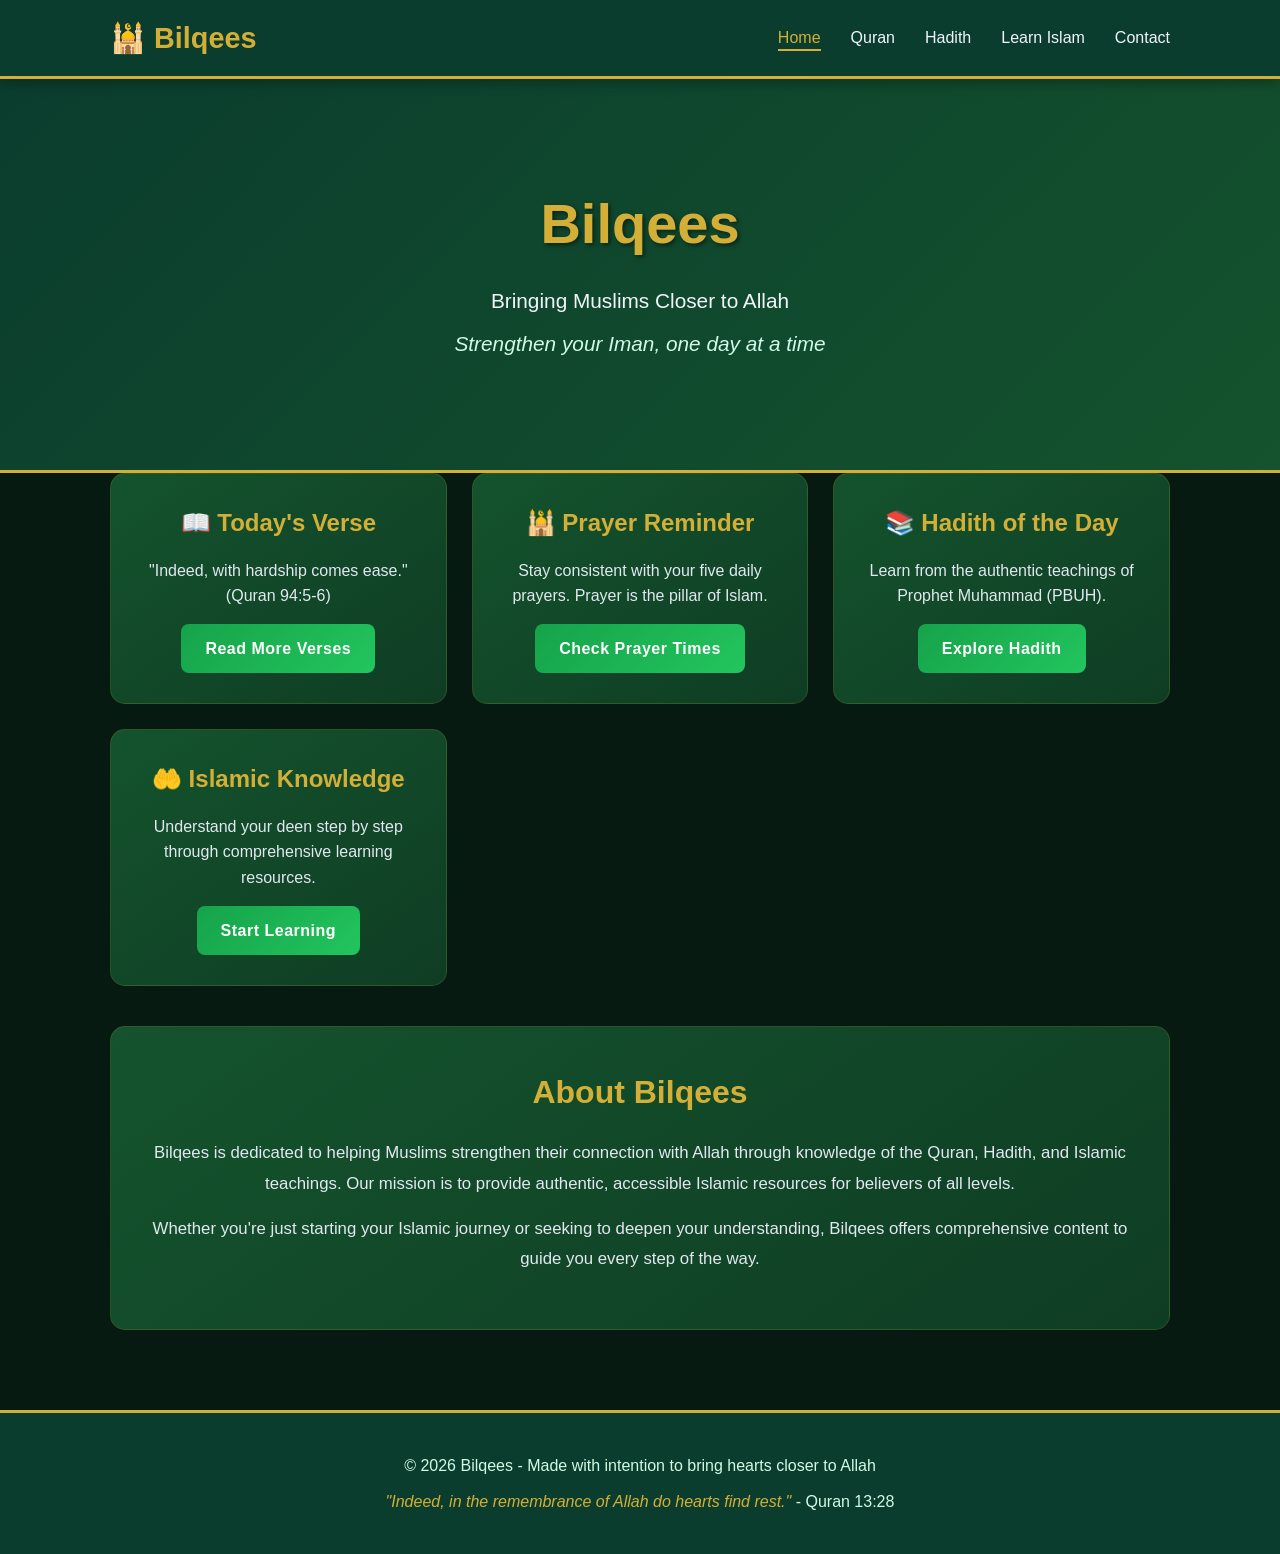
<file: index.html>
<!DOCTYPE html>
<html lang="en">
<head>
    <meta charset="UTF-8">
    <meta name="viewport" content="width=device-width, initial-scale=1.0">
    <title>Bilqees - Closer to Allah</title>
    <link rel="stylesheet" href="style.css">
</head>
<body>

<nav class="navbar">
    <div class="container">
        <div class="logo">🕌 Bilqees</div>
        <ul class="nav-links">
            <li><a href="index.html" class="active">Home</a></li>
            <li><a href="quran.html">Quran</a></li>
            <li><a href="hadith.html">Hadith</a></li>
            <li><a href="learning.html">Learn Islam</a></li>
            <li><a href="contact.html">Contact</a></li>
        </ul>
    </div>
</nav>

<header class="hero">
    <h1>Bilqees</h1>
    <p>Bringing Muslims Closer to Allah</p>
    <p class="tagline">Strengthen your Iman, one day at a time</p>
</header>

<main class="container">

    <section class="features">
        <div class="card">
            <h2>📖 Today's Verse</h2>
            <p>"Indeed, with hardship comes ease." (Quran 94:5-6)</p>
            <a href="quran.html" class="btn">Read More Verses</a>
        </div>

        <div class="card">
            <h2>🕌 Prayer Reminder</h2>
            <p>Stay consistent with your five daily prayers. Prayer is the pillar of Islam.</p>
            <a href="javascript:void(0)" class="btn" onclick="alert('Prayer times feature coming soon!')">Check Prayer Times</a>
        </div>

        <div class="card">
            <h2>📚 Hadith of the Day</h2>
            <p>Learn from the authentic teachings of Prophet Muhammad (PBUH).</p>
            <a href="hadith.html" class="btn">Explore Hadith</a>
        </div>

        <div class="card">
            <h2>🤲 Islamic Knowledge</h2>
            <p>Understand your deen step by step through comprehensive learning resources.</p>
            <a href="learning.html" class="btn">Start Learning</a>
        </div>
    </section>

    <section class="about">
        <h2>About Bilqees</h2>
        <p>Bilqees is dedicated to helping Muslims strengthen their connection with Allah through knowledge of the Quran, Hadith, and Islamic teachings. Our mission is to provide authentic, accessible Islamic resources for believers of all levels.</p>
        <p>Whether you're just starting your Islamic journey or seeking to deepen your understanding, Bilqees offers comprehensive content to guide you every step of the way.</p>
    </section>

</main>

<footer>
    <p>&copy; 2026 Bilqees - Made with intention to bring hearts closer to Allah</p>
    <p><em>"Indeed, in the remembrance of Allah do hearts find rest."</em> - Quran 13:28</p>
</footer>

</body>
</html>
</file>
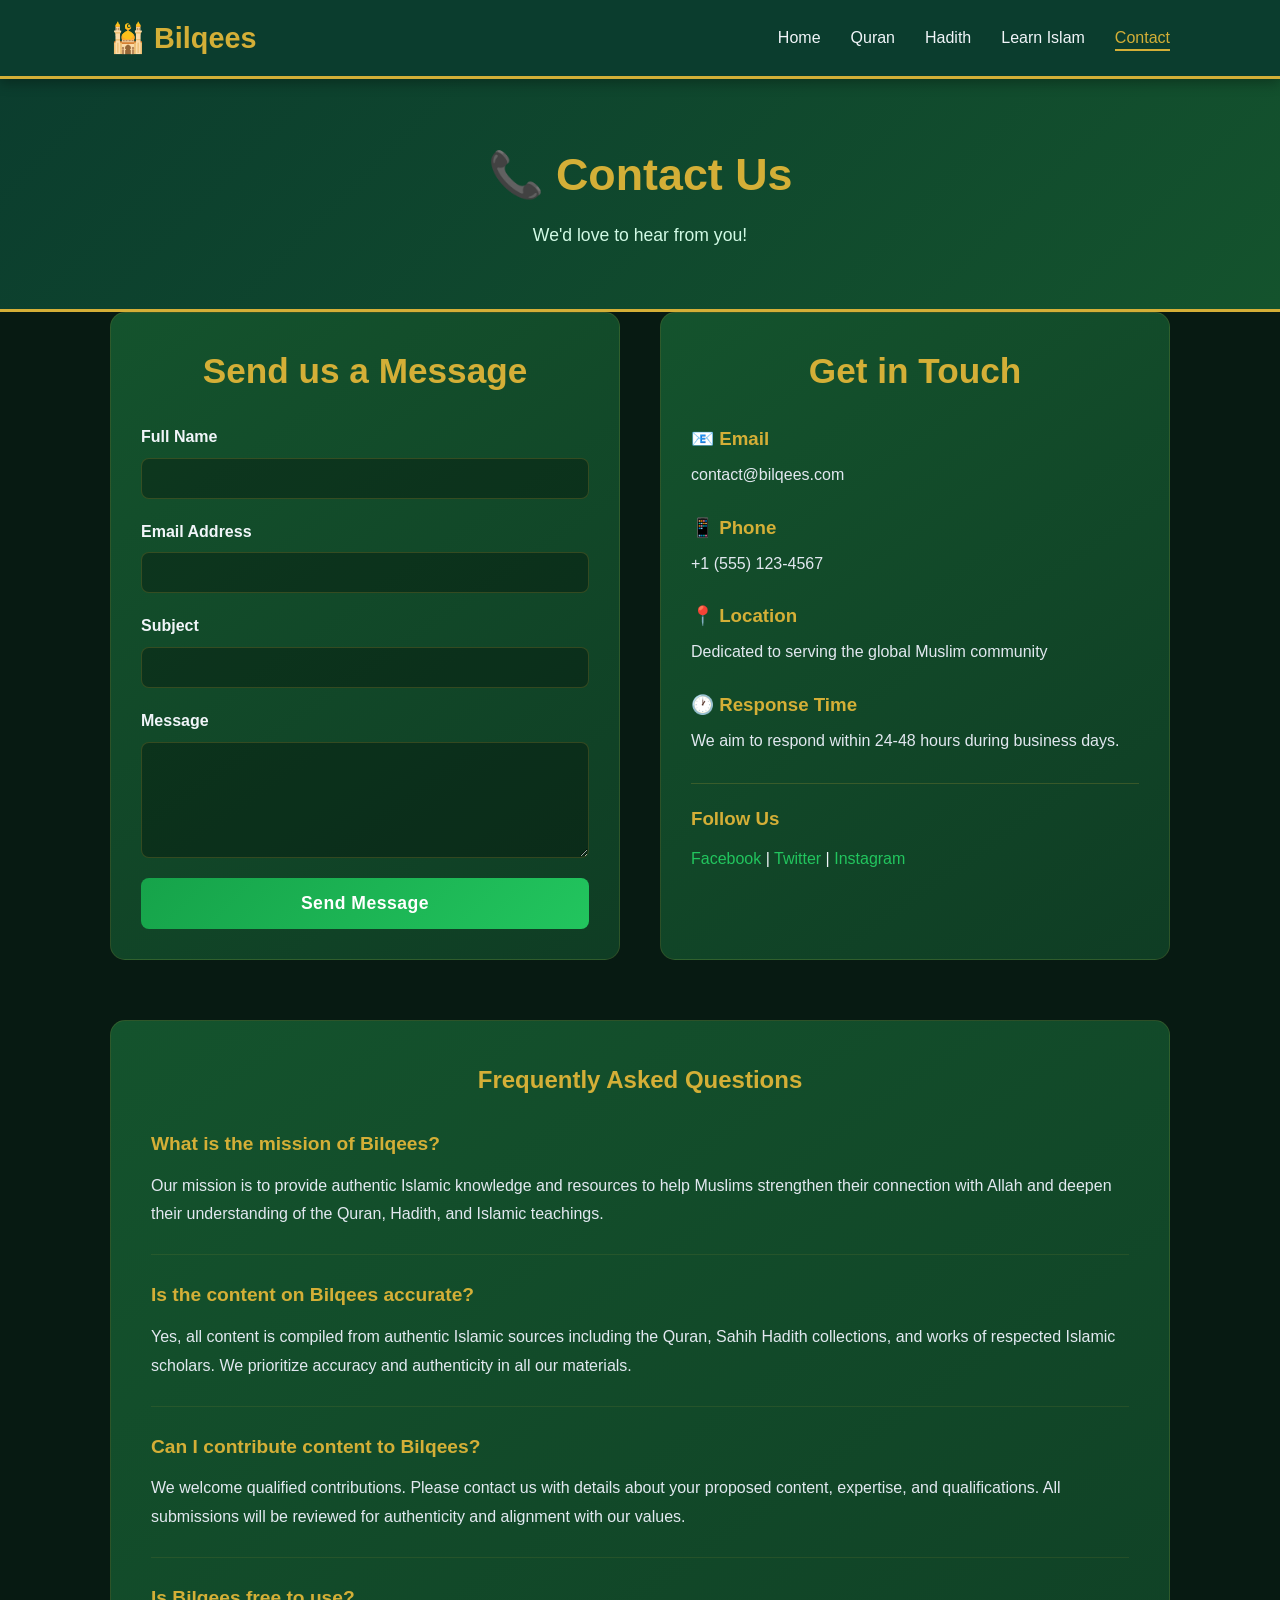
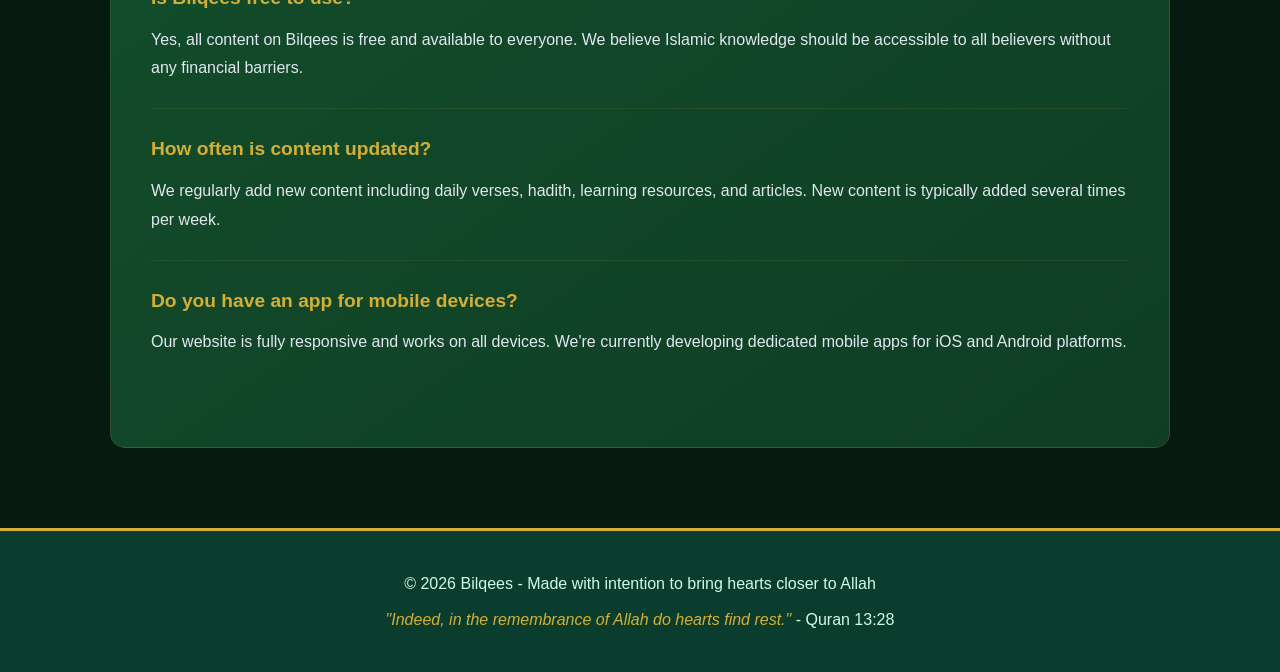
<file: contact.html>
<!DOCTYPE html>
<html lang="en">
<head>
    <meta charset="UTF-8">
    <meta name="viewport" content="width=device-width, initial-scale=1.0">
    <title>Contact - Bilqees</title>
    <link rel="stylesheet" href="style.css">
</head>
<body>

<nav class="navbar">
    <div class="container">
        <div class="logo">🕌 Bilqees</div>
        <ul class="nav-links">
            <li><a href="index.html">Home</a></li>
            <li><a href="quran.html">Quran</a></li>
            <li><a href="hadith.html">Hadith</a></li>
            <li><a href="learning.html">Learn Islam</a></li>
            <li><a href="contact.html" class="active">Contact</a></li>
        </ul>
    </div>
</nav>

<header class="page-header">
    <h1>📞 Contact Us</h1>
    <p>We'd love to hear from you!</p>
</header>

<main class="container">

    <section class="content-section">
        <div class="contact-grid">
            <div class="contact-form">
                <h2>Send us a Message</h2>
                <form id="contactForm" class="form">
                    <div class="form-group">
                        <label for="name">Full Name</label>
                        <input type="text" id="name" name="name" required>
                    </div>

                    <div class="form-group">
                        <label for="email">Email Address</label>
                        <input type="email" id="email" name="email" required>
                    </div>

                    <div class="form-group">
                        <label for="subject">Subject</label>
                        <input type="text" id="subject" name="subject" required>
                    </div>

                    <div class="form-group">
                        <label for="message">Message</label>
                        <textarea id="message" name="message" rows="6" required></textarea>
                    </div>

                    <button type="submit" class="btn btn-primary">Send Message</button>
                </form>
            </div>

            <div class="contact-info">
                <h2>Get in Touch</h2>
                
                <div class="info-item">
                    <h3>📧 Email</h3>
                    <p>contact@bilqees.com</p>
                </div>

                <div class="info-item">
                    <h3>📱 Phone</h3>
                    <p>+1 (555) 123-4567</p>
                </div>

                <div class="info-item">
                    <h3>📍 Location</h3>
                    <p>Dedicated to serving the global Muslim community</p>
                </div>

                <div class="info-item">
                    <h3>🕐 Response Time</h3>
                    <p>We aim to respond within 24-48 hours during business days.</p>
                </div>

                <div class="social-links">
                    <h3>Follow Us</h3>
                    <p>
                        <a href="#" class="social-link">Facebook</a> | 
                        <a href="#" class="social-link">Twitter</a> | 
                        <a href="#" class="social-link">Instagram</a>
                    </p>
                </div>
            </div>
        </div>
    </section>

    <section class="faq-section">
        <h2>Frequently Asked Questions</h2>
        
        <div class="faq-item">
            <h3>What is the mission of Bilqees?</h3>
            <p>Our mission is to provide authentic Islamic knowledge and resources to help Muslims strengthen their connection with Allah and deepen their understanding of the Quran, Hadith, and Islamic teachings.</p>
        </div>

        <div class="faq-item">
            <h3>Is the content on Bilqees accurate?</h3>
            <p>Yes, all content is compiled from authentic Islamic sources including the Quran, Sahih Hadith collections, and works of respected Islamic scholars. We prioritize accuracy and authenticity in all our materials.</p>
        </div>

        <div class="faq-item">
            <h3>Can I contribute content to Bilqees?</h3>
            <p>We welcome qualified contributions. Please contact us with details about your proposed content, expertise, and qualifications. All submissions will be reviewed for authenticity and alignment with our values.</p>
        </div>

        <div class="faq-item">
            <h3>Is Bilqees free to use?</h3>
            <p>Yes, all content on Bilqees is free and available to everyone. We believe Islamic knowledge should be accessible to all believers without any financial barriers.</p>
        </div>

        <div class="faq-item">
            <h3>How often is content updated?</h3>
            <p>We regularly add new content including daily verses, hadith, learning resources, and articles. New content is typically added several times per week.</p>
        </div>

        <div class="faq-item">
            <h3>Do you have an app for mobile devices?</h3>
            <p>Our website is fully responsive and works on all devices. We're currently developing dedicated mobile apps for iOS and Android platforms.</p>
        </div>
    </section>

</main>

<footer>
    <p>&copy; 2026 Bilqees - Made with intention to bring hearts closer to Allah</p>
    <p><em>"Indeed, in the remembrance of Allah do hearts find rest."</em> - Quran 13:28</p>
</footer>

<script>
    document.getElementById('contactForm').addEventListener('submit', function(e) {
        e.preventDefault();
        alert('Thank you for your message! We will respond soon. May Allah bless you!');
        this.reset();
    });
</script>

</body>
</html>
</file>
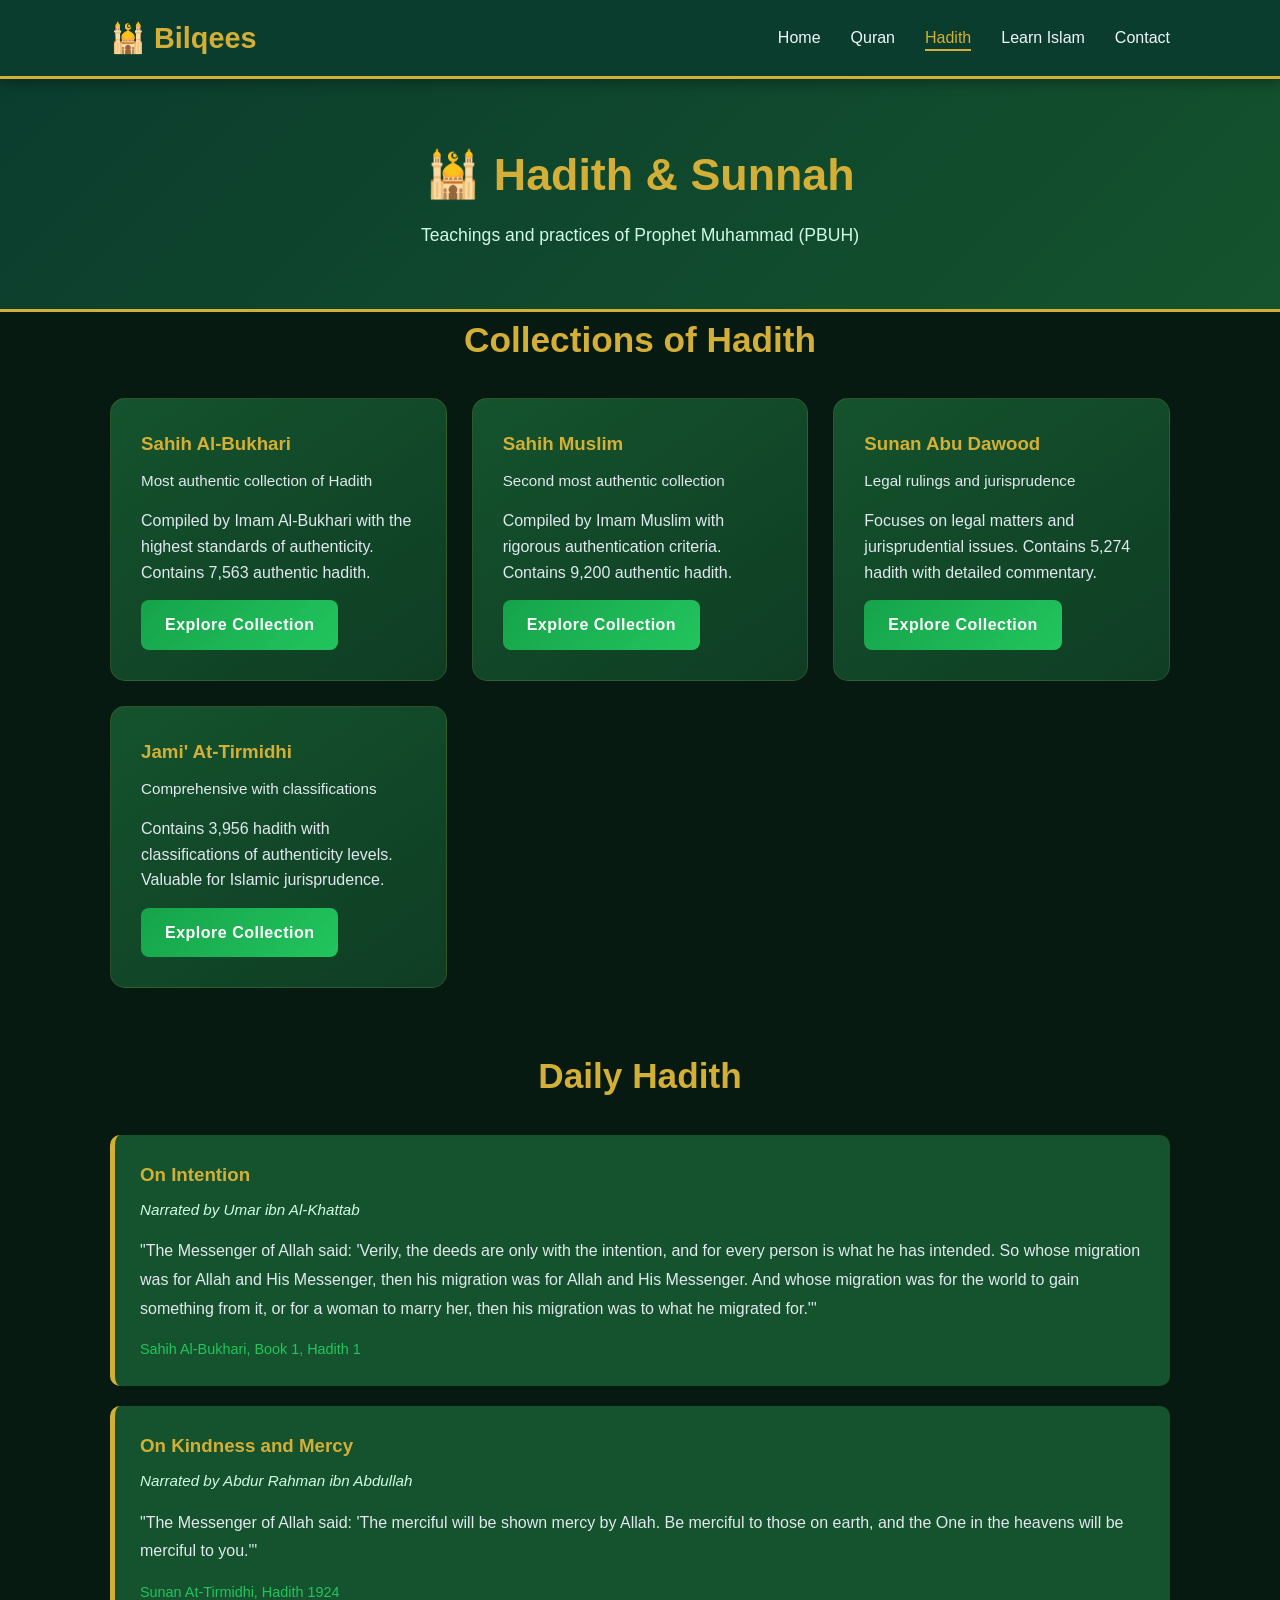
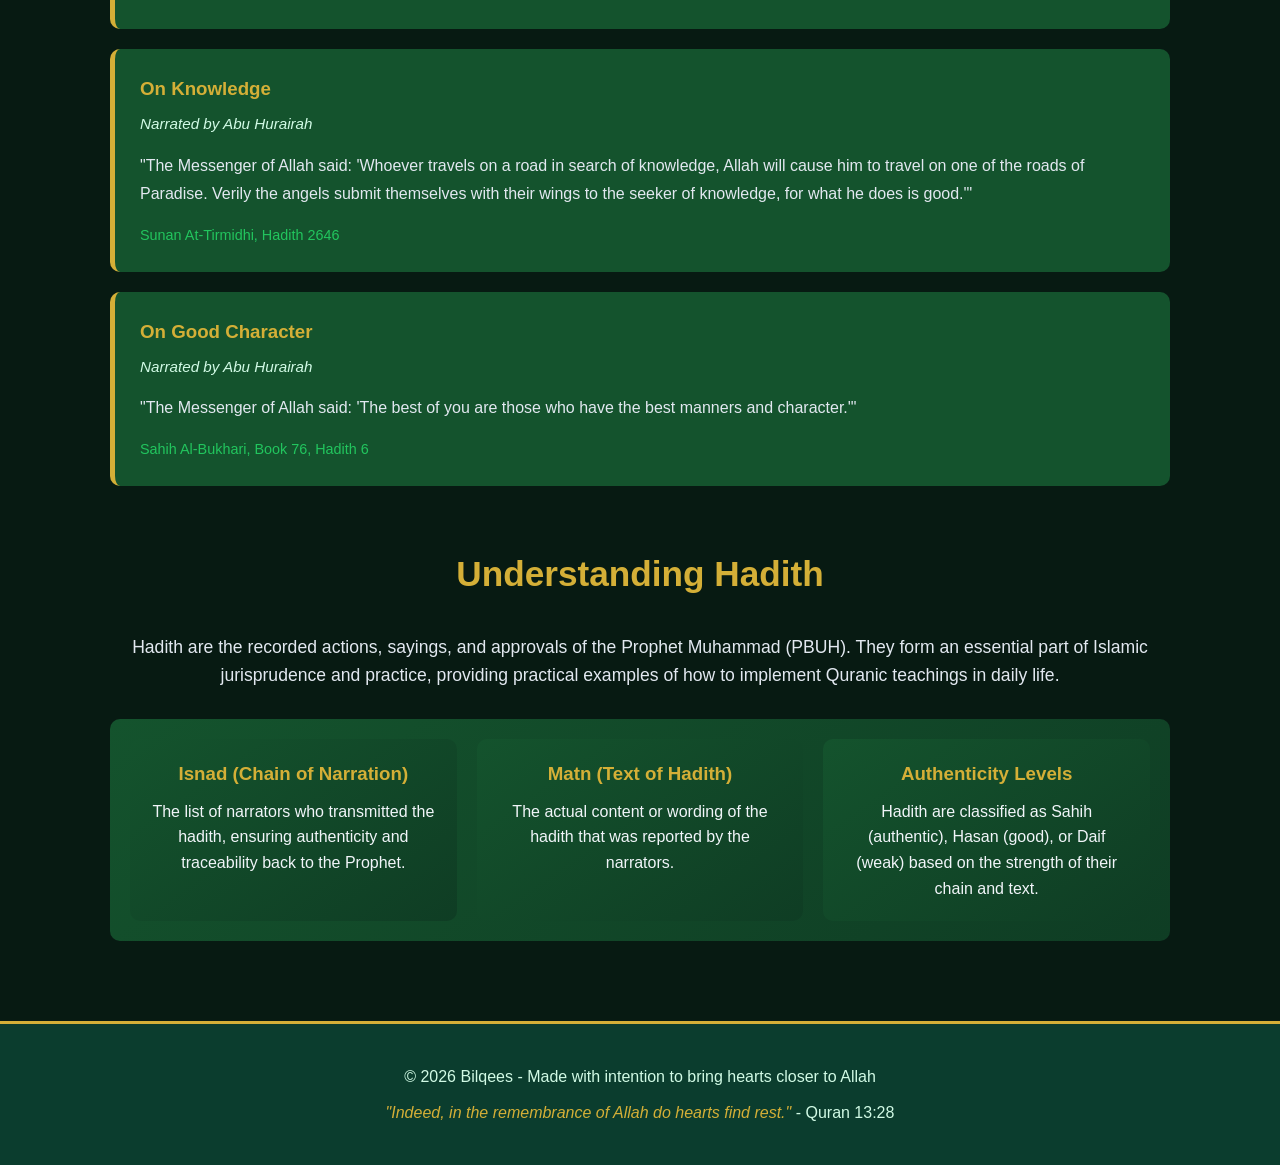
<file: hadith.html>
<!DOCTYPE html>
<html lang="en">
<head>
    <meta charset="UTF-8">
    <meta name="viewport" content="width=device-width, initial-scale=1.0">
    <title>Hadith - Bilqees</title>
    <link rel="stylesheet" href="style.css">
</head>
<body>

<nav class="navbar">
    <div class="container">
        <div class="logo">🕌 Bilqees</div>
        <ul class="nav-links">
            <li><a href="index.html">Home</a></li>
            <li><a href="quran.html">Quran</a></li>
            <li><a href="hadith.html" class="active">Hadith</a></li>
            <li><a href="learning.html">Learn Islam</a></li>
            <li><a href="contact.html">Contact</a></li>
        </ul>
    </div>
</nav>

<header class="page-header">
    <h1>🕌 Hadith & Sunnah</h1>
    <p>Teachings and practices of Prophet Muhammad (PBUH)</p>
</header>

<main class="container">

    <section class="content-section">
        <h2>Collections of Hadith</h2>
        
        <div class="hadith-collections">
            <div class="card">
                <h3>Sahih Al-Bukhari</h3>
                <p class="collection-info">Most authentic collection of Hadith</p>
                <p>Compiled by Imam Al-Bukhari with the highest standards of authenticity. Contains 7,563 authentic hadith.</p>
                <a href="#" class="btn">Explore Collection</a>
            </div>

            <div class="card">
                <h3>Sahih Muslim</h3>
                <p class="collection-info">Second most authentic collection</p>
                <p>Compiled by Imam Muslim with rigorous authentication criteria. Contains 9,200 authentic hadith.</p>
                <a href="#" class="btn">Explore Collection</a>
            </div>

            <div class="card">
                <h3>Sunan Abu Dawood</h3>
                <p class="collection-info">Legal rulings and jurisprudence</p>
                <p>Focuses on legal matters and jurisprudential issues. Contains 5,274 hadith with detailed commentary.</p>
                <a href="#" class="btn">Explore Collection</a>
            </div>

            <div class="card">
                <h3>Jami' At-Tirmidhi</h3>
                <p class="collection-info">Comprehensive with classifications</p>
                <p>Contains 3,956 hadith with classifications of authenticity levels. Valuable for Islamic jurisprudence.</p>
                <a href="#" class="btn">Explore Collection</a>
            </div>
        </div>
    </section>

    <section class="content-section">
        <h2>Daily Hadith</h2>
        
        <div class="featured-hadith">
            <div class="hadith-card">
                <h3>On Intention</h3>
                <p class="hadith-narrator">Narrated by Umar ibn Al-Khattab</p>
                <p class="hadith-text">"The Messenger of Allah said: 'Verily, the deeds are only with the intention, and for every person is what he has intended. So whose migration was for Allah and His Messenger, then his migration was for Allah and His Messenger. And whose migration was for the world to gain something from it, or for a woman to marry her, then his migration was to what he migrated for.'"</p>
                <p class="hadith-ref">Sahih Al-Bukhari, Book 1, Hadith 1</p>
            </div>

            <div class="hadith-card">
                <h3>On Kindness and Mercy</h3>
                <p class="hadith-narrator">Narrated by Abdur Rahman ibn Abdullah</p>
                <p class="hadith-text">"The Messenger of Allah said: 'The merciful will be shown mercy by Allah. Be merciful to those on earth, and the One in the heavens will be merciful to you.'"</p>
                <p class="hadith-ref">Sunan At-Tirmidhi, Hadith 1924</p>
            </div>

            <div class="hadith-card">
                <h3>On Knowledge</h3>
                <p class="hadith-narrator">Narrated by Abu Hurairah</p>
                <p class="hadith-text">"The Messenger of Allah said: 'Whoever travels on a road in search of knowledge, Allah will cause him to travel on one of the roads of Paradise. Verily the angels submit themselves with their wings to the seeker of knowledge, for what he does is good.'"</p>
                <p class="hadith-ref">Sunan At-Tirmidhi, Hadith 2646</p>
            </div>

            <div class="hadith-card">
                <h3>On Good Character</h3>
                <p class="hadith-narrator">Narrated by Abu Hurairah</p>
                <p class="hadith-text">"The Messenger of Allah said: 'The best of you are those who have the best manners and character.'"</p>
                <p class="hadith-ref">Sahih Al-Bukhari, Book 76, Hadith 6</p>
            </div>
        </div>
    </section>

    <section class="content-section">
        <h2>Understanding Hadith</h2>
        <p>Hadith are the recorded actions, sayings, and approvals of the Prophet Muhammad (PBUH). They form an essential part of Islamic jurisprudence and practice, providing practical examples of how to implement Quranic teachings in daily life.</p>
        
        <div class="info-grid">
            <div class="info-card">
                <h3>Isnad (Chain of Narration)</h3>
                <p>The list of narrators who transmitted the hadith, ensuring authenticity and traceability back to the Prophet.</p>
            </div>
            <div class="info-card">
                <h3>Matn (Text of Hadith)</h3>
                <p>The actual content or wording of the hadith that was reported by the narrators.</p>
            </div>
            <div class="info-card">
                <h3>Authenticity Levels</h3>
                <p>Hadith are classified as Sahih (authentic), Hasan (good), or Daif (weak) based on the strength of their chain and text.</p>
            </div>
        </div>
    </section>

</main>

<footer>
    <p>&copy; 2026 Bilqees - Made with intention to bring hearts closer to Allah</p>
    <p><em>"Indeed, in the remembrance of Allah do hearts find rest."</em> - Quran 13:28</p>
</footer>

</body>
</html>
</file>
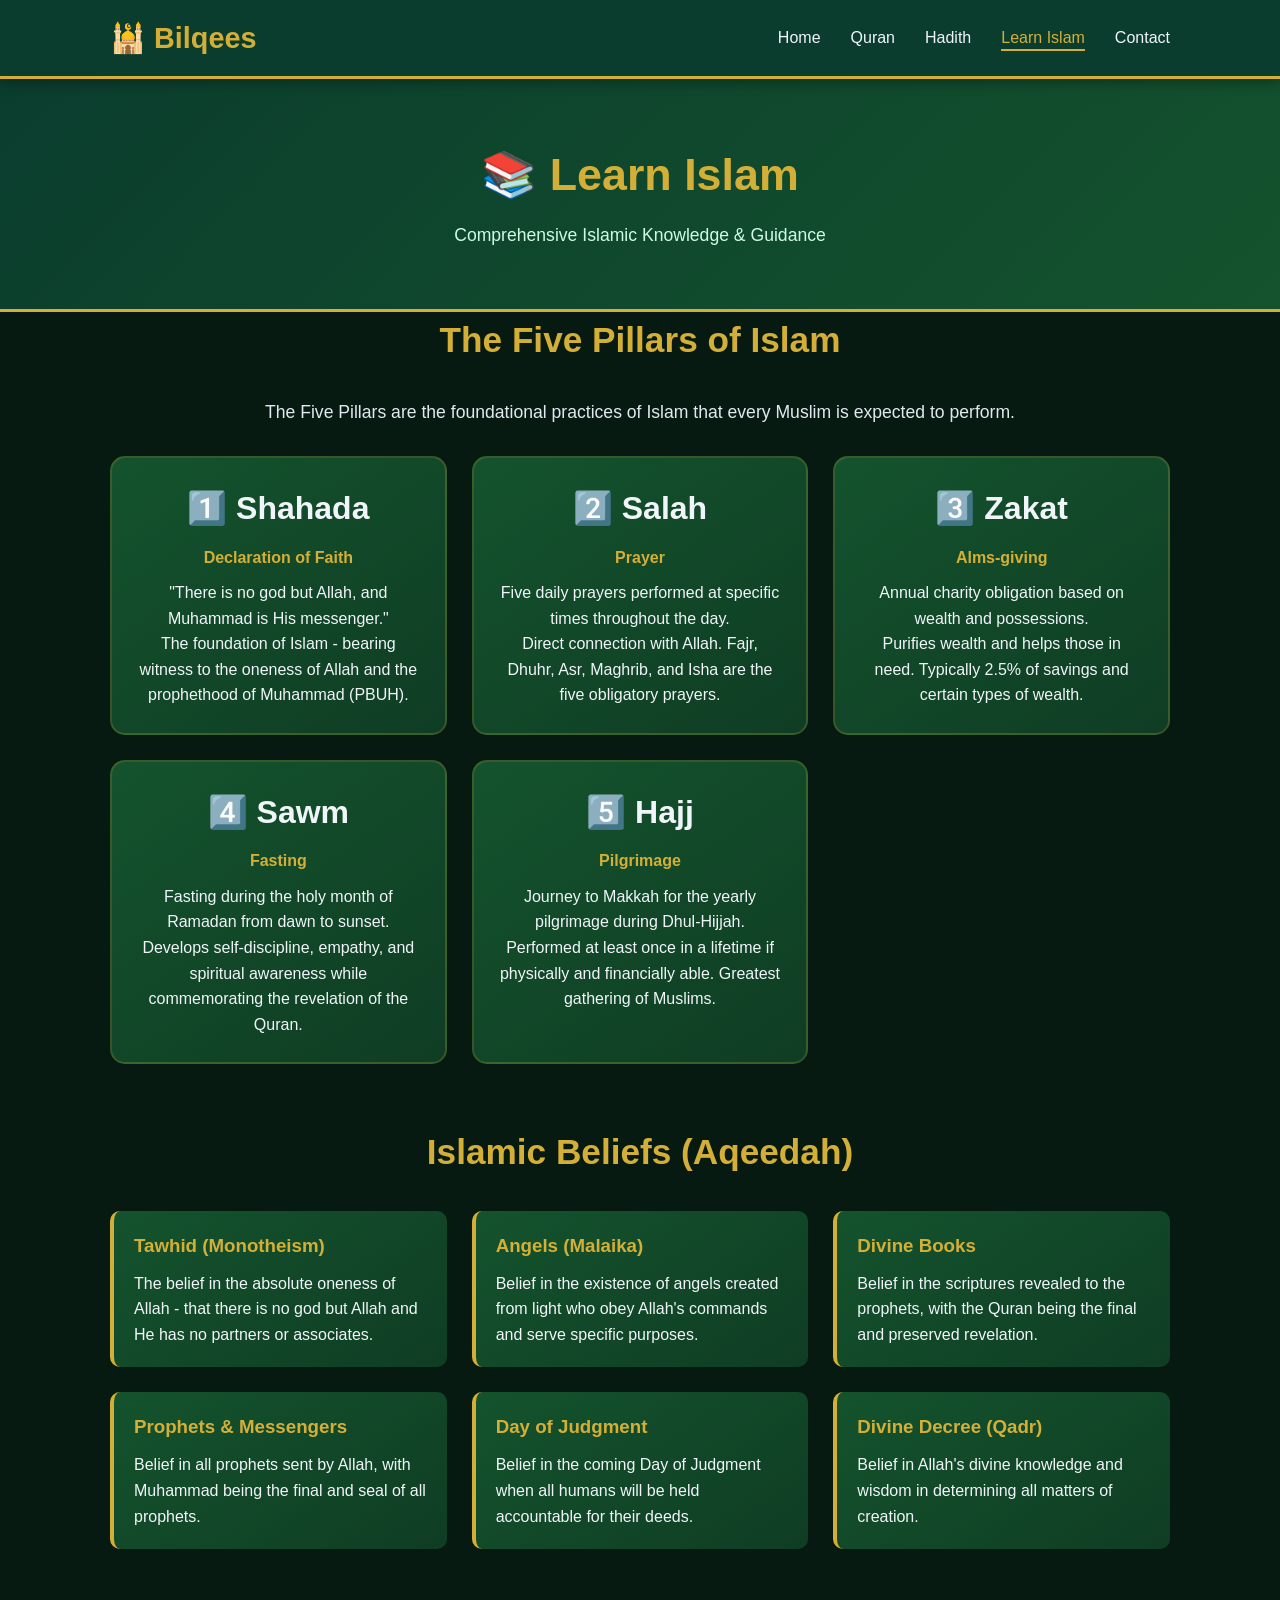
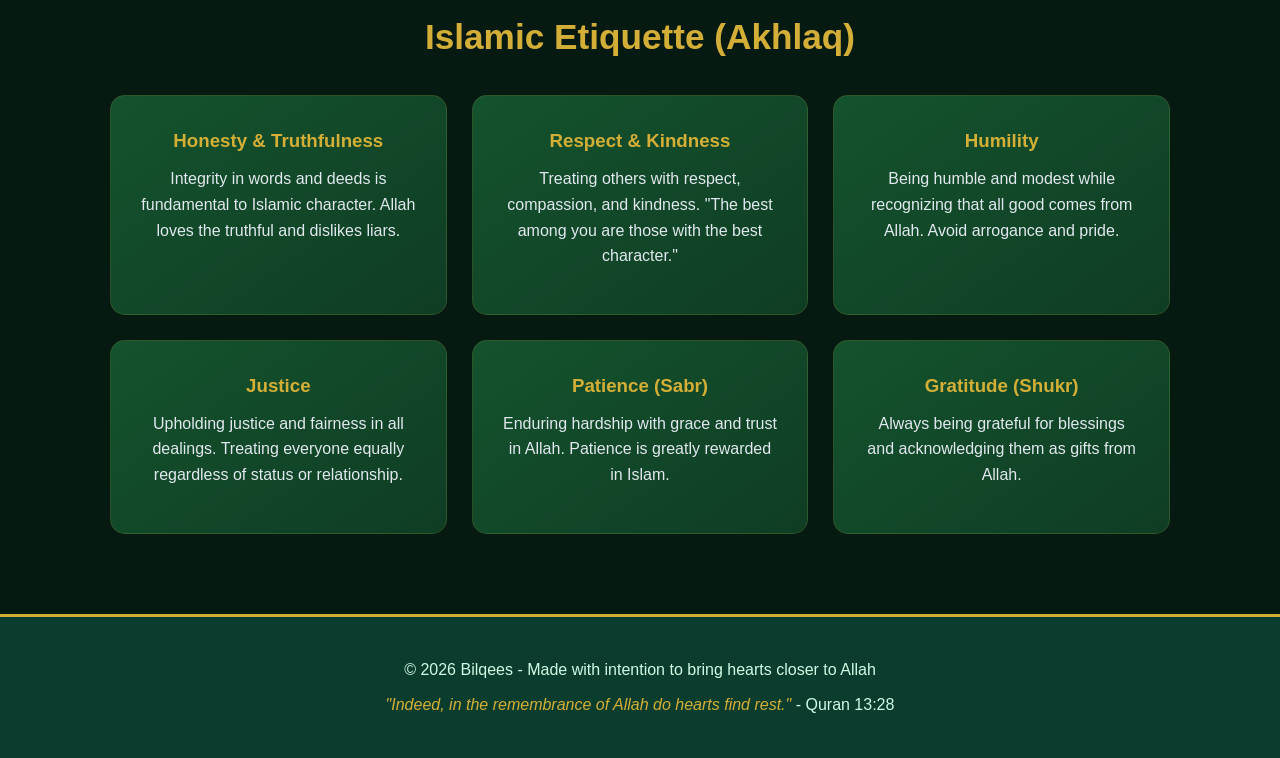
<file: learning.html>
<!DOCTYPE html>
<html lang="en">
<head>
    <meta charset="UTF-8">
    <meta name="viewport" content="width=device-width, initial-scale=1.0">
    <title>Learn Islam - Bilqees</title>
    <link rel="stylesheet" href="style.css">
</head>
<body>

<nav class="navbar">
    <div class="container">
        <div class="logo">🕌 Bilqees</div>
        <ul class="nav-links">
            <li><a href="index.html">Home</a></li>
            <li><a href="quran.html">Quran</a></li>
            <li><a href="hadith.html">Hadith</a></li>
            <li><a href="learning.html" class="active">Learn Islam</a></li>
            <li><a href="contact.html">Contact</a></li>
        </ul>
    </div>
</nav>

<header class="page-header">
    <h1>📚 Learn Islam</h1>
    <p>Comprehensive Islamic Knowledge & Guidance</p>
</header>

<main class="container">

    <section class="content-section">
        <h2>The Five Pillars of Islam</h2>
        <p>The Five Pillars are the foundational practices of Islam that every Muslim is expected to perform.</p>
        
        <div class="pillars-grid">
            <div class="pillar-card">
                <h3>1️⃣ Shahada</h3>
                <p class="pillar-title">Declaration of Faith</p>
                <p>"There is no god but Allah, and Muhammad is His messenger."</p>
                <p>The foundation of Islam - bearing witness to the oneness of Allah and the prophethood of Muhammad (PBUH).</p>
            </div>

            <div class="pillar-card">
                <h3>2️⃣ Salah</h3>
                <p class="pillar-title">Prayer</p>
                <p>Five daily prayers performed at specific times throughout the day.</p>
                <p>Direct connection with Allah. Fajr, Dhuhr, Asr, Maghrib, and Isha are the five obligatory prayers.</p>
            </div>

            <div class="pillar-card">
                <h3>3️⃣ Zakat</h3>
                <p class="pillar-title">Alms-giving</p>
                <p>Annual charity obligation based on wealth and possessions.</p>
                <p>Purifies wealth and helps those in need. Typically 2.5% of savings and certain types of wealth.</p>
            </div>

            <div class="pillar-card">
                <h3>4️⃣ Sawm</h3>
                <p class="pillar-title">Fasting</p>
                <p>Fasting during the holy month of Ramadan from dawn to sunset.</p>
                <p>Develops self-discipline, empathy, and spiritual awareness while commemorating the revelation of the Quran.</p>
            </div>

            <div class="pillar-card">
                <h3>5️⃣ Hajj</h3>
                <p class="pillar-title">Pilgrimage</p>
                <p>Journey to Makkah for the yearly pilgrimage during Dhul-Hijjah.</p>
                <p>Performed at least once in a lifetime if physically and financially able. Greatest gathering of Muslims.</p>
            </div>
        </div>
    </section>

    <section class="content-section">
        <h2>Islamic Beliefs (Aqeedah)</h2>
        
        <div class="beliefs-grid">
            <div class="belief-card">
                <h3>Tawhid (Monotheism)</h3>
                <p>The belief in the absolute oneness of Allah - that there is no god but Allah and He has no partners or associates.</p>
            </div>

            <div class="belief-card">
                <h3>Angels (Malaika)</h3>
                <p>Belief in the existence of angels created from light who obey Allah's commands and serve specific purposes.</p>
            </div>

            <div class="belief-card">
                <h3>Divine Books</h3>
                <p>Belief in the scriptures revealed to the prophets, with the Quran being the final and preserved revelation.</p>
            </div>

            <div class="belief-card">
                <h3>Prophets & Messengers</h3>
                <p>Belief in all prophets sent by Allah, with Muhammad being the final and seal of all prophets.</p>
            </div>

            <div class="belief-card">
                <h3>Day of Judgment</h3>
                <p>Belief in the coming Day of Judgment when all humans will be held accountable for their deeds.</p>
            </div>

            <div class="belief-card">
                <h3>Divine Decree (Qadr)</h3>
                <p>Belief in Allah's divine knowledge and wisdom in determining all matters of creation.</p>
            </div>
        </div>
    </section>

    <section class="content-section">
        <h2>Islamic Etiquette (Akhlaq)</h2>
        
        <div class="etiquette-cards">
            <div class="card">
                <h3>Honesty & Truthfulness</h3>
                <p>Integrity in words and deeds is fundamental to Islamic character. Allah loves the truthful and dislikes liars.</p>
            </div>

            <div class="card">
                <h3>Respect & Kindness</h3>
                <p>Treating others with respect, compassion, and kindness. "The best among you are those with the best character."</p>
            </div>

            <div class="card">
                <h3>Humility</h3>
                <p>Being humble and modest while recognizing that all good comes from Allah. Avoid arrogance and pride.</p>
            </div>

            <div class="card">
                <h3>Justice</h3>
                <p>Upholding justice and fairness in all dealings. Treating everyone equally regardless of status or relationship.</p>
            </div>

            <div class="card">
                <h3>Patience (Sabr)</h3>
                <p>Enduring hardship with grace and trust in Allah. Patience is greatly rewarded in Islam.</p>
            </div>

            <div class="card">
                <h3>Gratitude (Shukr)</h3>
                <p>Always being grateful for blessings and acknowledging them as gifts from Allah.</p>
            </div>
        </div>
    </section>

</main>

<footer>
    <p>&copy; 2026 Bilqees - Made with intention to bring hearts closer to Allah</p>
    <p><em>"Indeed, in the remembrance of Allah do hearts find rest."</em> - Quran 13:28</p>
</footer>

</body>
</html>
</file>
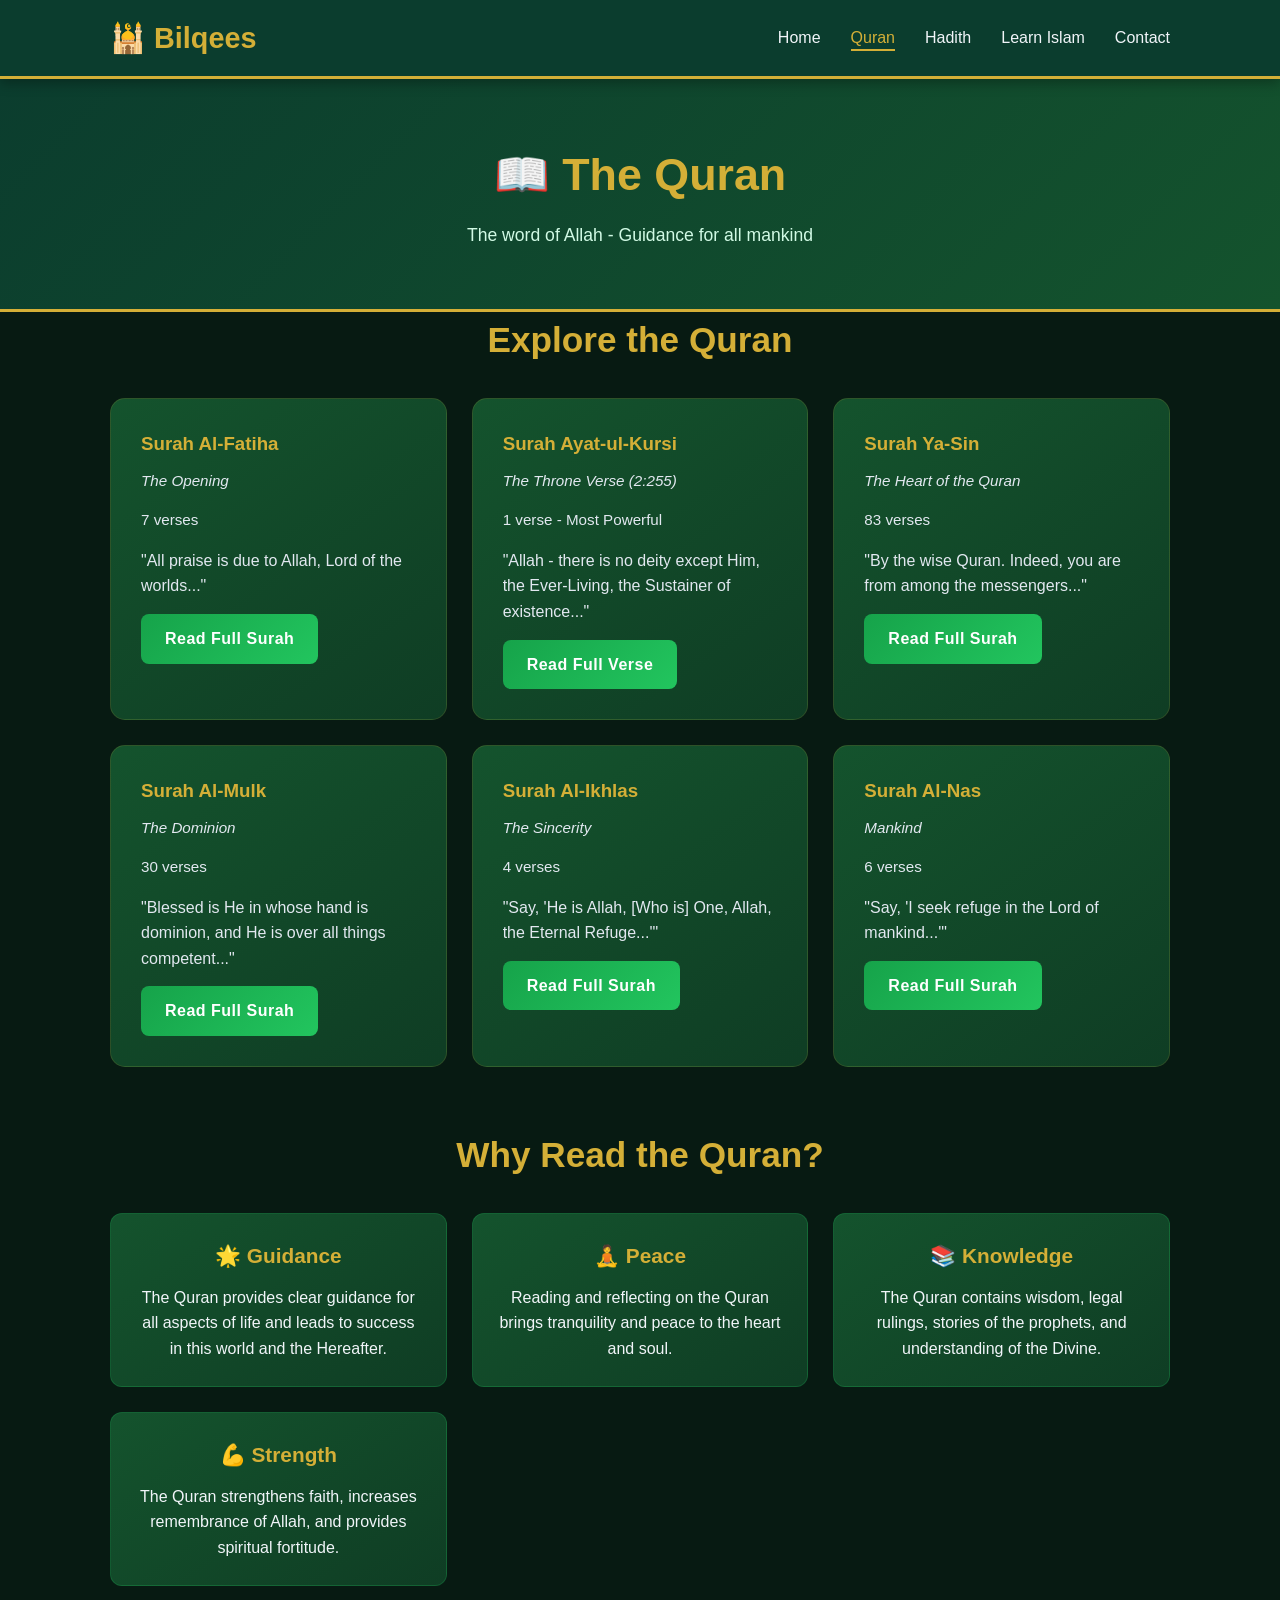
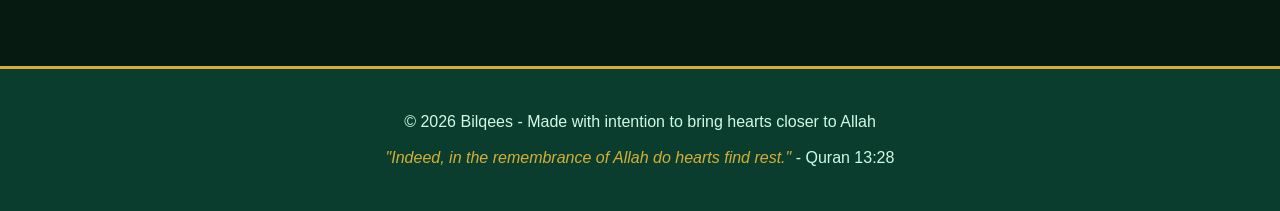
<file: quran.html>
<!DOCTYPE html>
<html lang="en">
<head>
    <meta charset="UTF-8">
    <meta name="viewport" content="width=device-width, initial-scale=1.0">
    <title>Quran - Bilqees</title>
    <link rel="stylesheet" href="style.css">
</head>
<body>

<nav class="navbar">
    <div class="container">
        <div class="logo">🕌 Bilqees</div>
        <ul class="nav-links">
            <li><a href="index.html">Home</a></li>
            <li><a href="quran.html" class="active">Quran</a></li>
            <li><a href="hadith.html">Hadith</a></li>
            <li><a href="learning.html">Learn Islam</a></li>
            <li><a href="contact.html">Contact</a></li>
        </ul>
    </div>
</nav>

<header class="page-header">
    <h1>📖 The Quran</h1>
    <p>The word of Allah - Guidance for all mankind</p>
</header>

<main class="container">

    <section class="content-section">
        <h2>Explore the Quran</h2>
        
        <div class="quran-grid">
            <div class="card">
                <h3>Surah Al-Fatiha</h3>
                <p class="surah-translation">The Opening</p>
                <p class="verse-count">7 verses</p>
                <p>"All praise is due to Allah, Lord of the worlds..."</p>
                <a href="#" class="btn">Read Full Surah</a>
            </div>

            <div class="card">
                <h3>Surah Ayat-ul-Kursi</h3>
                <p class="surah-translation">The Throne Verse (2:255)</p>
                <p class="verse-count">1 verse - Most Powerful</p>
                <p>"Allah - there is no deity except Him, the Ever-Living, the Sustainer of existence..."</p>
                <a href="#" class="btn">Read Full Verse</a>
            </div>

            <div class="card">
                <h3>Surah Ya-Sin</h3>
                <p class="surah-translation">The Heart of the Quran</p>
                <p class="verse-count">83 verses</p>
                <p>"By the wise Quran. Indeed, you are from among the messengers..."</p>
                <a href="#" class="btn">Read Full Surah</a>
            </div>

            <div class="card">
                <h3>Surah Al-Mulk</h3>
                <p class="surah-translation">The Dominion</p>
                <p class="verse-count">30 verses</p>
                <p>"Blessed is He in whose hand is dominion, and He is over all things competent..."</p>
                <a href="#" class="btn">Read Full Surah</a>
            </div>

            <div class="card">
                <h3>Surah Al-Ikhlas</h3>
                <p class="surah-translation">The Sincerity</p>
                <p class="verse-count">4 verses</p>
                <p>"Say, 'He is Allah, [Who is] One, Allah, the Eternal Refuge...'"</p>
                <a href="#" class="btn">Read Full Surah</a>
            </div>

            <div class="card">
                <h3>Surah Al-Nas</h3>
                <p class="surah-translation">Mankind</p>
                <p class="verse-count">6 verses</p>
                <p>"Say, 'I seek refuge in the Lord of mankind...'"</p>
                <a href="#" class="btn">Read Full Surah</a>
            </div>
        </div>
    </section>

    <section class="content-section">
        <h2>Why Read the Quran?</h2>
        <div class="benefits-grid">
            <div class="benefit-card">
                <h3>🌟 Guidance</h3>
                <p>The Quran provides clear guidance for all aspects of life and leads to success in this world and the Hereafter.</p>
            </div>
            <div class="benefit-card">
                <h3>🧘 Peace</h3>
                <p>Reading and reflecting on the Quran brings tranquility and peace to the heart and soul.</p>
            </div>
            <div class="benefit-card">
                <h3>📚 Knowledge</h3>
                <p>The Quran contains wisdom, legal rulings, stories of the prophets, and understanding of the Divine.</p>
            </div>
            <div class="benefit-card">
                <h3>💪 Strength</h3>
                <p>The Quran strengthens faith, increases remembrance of Allah, and provides spiritual fortitude.</p>
            </div>
        </div>
    </section>

</main>

<footer>
    <p>&copy; 2026 Bilqees - Made with intention to bring hearts closer to Allah</p>
    <p><em>"Indeed, in the remembrance of Allah do hearts find rest."</em> - Quran 13:28</p>
</footer>

</body>
</html>
</file>
<file: style.css>
/* Root Variables */
:root {
    --primary-dark: #0B3D2E;
    --primary-light: #14532D;
    --accent-gold: #D4AF37;
    --accent-green: #16A34A;
    --accent-green-light: #22C55E;
    --text-light: #F1F5F9;
    --text-muted: #E2E8F0;
    --bg-dark: #071A12;
    --border-color: #166534;
}

/* Reset & Base Styles */
* {
    margin: 0;
    padding: 0;
    box-sizing: border-box;
}

html {
    scroll-behavior: smooth;
    -webkit-font-smoothing: antialiased;
    -moz-osx-font-smoothing: grayscale;
}

body {
    font-family: "Segoe UI", Tahoma, Geneva, Verdana, sans-serif;
    background: var(--bg-dark);
    color: var(--text-light);
    line-height: 1.6;
}

/* Container */
.container {
    max-width: 1100px;
    margin: 0 auto;
    padding: 0 20px;
}

/* Navigation */
.navbar {
    background: var(--primary-dark);
    border-bottom: 3px solid var(--accent-gold);
    position: sticky;
    top: 0;
    z-index: 100;
    box-shadow: 0 4px 12px rgba(0, 0, 0, 0.3);
}

.navbar .container {
    display: flex;
    justify-content: space-between;
    align-items: center;
    padding: 15px 20px;
}

.logo {
    font-size: 1.8rem;
    color: var(--accent-gold);
    font-weight: bold;
    white-space: nowrap;
}

.nav-links {
    display: flex;
    list-style: none;
    gap: 30px;
}

.nav-links a {
    color: var(--text-light);
    text-decoration: none;
    transition: 0.3s ease;
    font-weight: 500;
}

.nav-links a:hover,
.nav-links a.active {
    color: var(--accent-gold);
    border-bottom: 2px solid var(--accent-gold);
    padding-bottom: 3px;
}

/* Header & Hero */
.hero {
    background: linear-gradient(135deg, var(--primary-dark), var(--primary-light));
    padding: 100px 20px;
    text-align: center;
    border-bottom: 3px solid var(--accent-gold);
}

.hero h1 {
    font-size: 3.5rem;
    color: var(--accent-gold);
    margin-bottom: 15px;
    text-shadow: 2px 2px 4px rgba(0, 0, 0, 0.5);
}

.hero p {
    font-size: 1.3rem;
    color: var(--text-light);
    margin-bottom: 10px;
}

.hero .tagline {
    color: #D1FAE5;
    font-style: italic;
}

.page-header {
    background: linear-gradient(135deg, var(--primary-dark), var(--primary-light));
    padding: 60px 20px;
    text-align: center;
    border-bottom: 3px solid var(--accent-gold);
}

.page-header h1 {
    font-size: 2.8rem;
    color: var(--accent-gold);
    margin-bottom: 10px;
}

.page-header p {
    font-size: 1.1rem;
    color: #D1FAE5;
}

/* Main Content */
main {
    padding: 60px 20px;
}

.content-section {
    margin-bottom: 60px;
}

.content-section h2 {
    font-size: 2.2rem;
    color: var(--accent-gold);
    margin-bottom: 30px;
    text-align: center;
}

.content-section > p {
    font-size: 1.1rem;
    text-align: center;
    margin-bottom: 30px;
    color: var(--text-muted);
}

/* Card Styles */
.card {
    background: linear-gradient(145deg, var(--primary-light), #0F3D24);
    border: 1px solid rgba(212, 175, 55, 0.15);
    border-radius: 15px;
    padding: 30px;
    transition: all 0.3s ease;
}

.card:hover {
    transform: translateY(-5px);
    box-shadow: 0 12px 28px rgba(0, 0, 0, 0.5);
    border-color: rgba(212, 175, 55, 0.3);
}

.card h2 {
    color: var(--accent-gold);
    margin-bottom: 15px;
    font-size: 1.5rem;
}

.card h3 {
    color: var(--accent-gold);
    margin-bottom: 10px;
}

.card p {
    color: var(--text-muted);
    margin-bottom: 15px;
}

/* Grid Layouts */
.features,
.quran-grid,
.hadith-collections,
.pillars-grid,
.beliefs-grid,
.etiquette-cards,
.benefits-grid {
    display: grid;
    grid-template-columns: repeat(auto-fit, minmax(300px, 1fr));
    gap: 25px;
    margin-bottom: 40px;
}

/* Feature Cards */
.features .card,
.etiquette-cards .card {
    text-align: center;
}

.features .card:hover,
.etiquette-cards .card:hover {
    background: linear-gradient(145deg, var(--primary-light), #0A2E20);
}

/* Pillar Cards */
.pillar-card {
    background: linear-gradient(145deg, var(--primary-light), #0F3D24);
    border: 2px solid rgba(212, 175, 55, 0.2);
    border-radius: 15px;
    padding: 25px;
    text-align: center;
    transition: all 0.3s ease;
}

.pillar-card:hover {
    transform: translateY(-8px);
    border-color: var(--accent-gold);
    box-shadow: 0 15px 35px rgba(212, 175, 55, 0.15);
}

.pillar-card h3 {
    font-size: 2rem;
    margin-bottom: 10px;
}

.pillar-title {
    color: var(--accent-gold);
    font-weight: bold;
    margin-bottom: 10px;
}

/* Belief Cards */
.belief-card {
    background: linear-gradient(145deg, var(--primary-light), #0F3D24);
    border-left: 4px solid var(--accent-gold);
    border-radius: 10px;
    padding: 20px;
    transition: all 0.3s ease;
}

.belief-card:hover {
    transform: translateX(5px);
    box-shadow: 0 8px 20px rgba(212, 175, 55, 0.15);
}

.belief-card h3 {
    color: var(--accent-gold);
    margin-bottom: 10px;
}

/* Info Grid */
.info-grid,
.info-card {
    background: linear-gradient(145deg, var(--primary-light), #0F3D24);
    border-radius: 10px;
    padding: 20px;
    text-align: center;
}

.info-grid {
    display: grid;
    grid-template-columns: repeat(auto-fit, minmax(250px, 1fr));
    gap: 20px;
}

.info-card h3 {
    color: var(--accent-gold);
    margin-bottom: 10px;
}

/* Hadith Cards */
.hadith-card {
    background: var(--primary-light);
    border-left: 5px solid var(--accent-gold);
    border-radius: 10px;
    padding: 25px;
    margin-bottom: 20px;
    transition: all 0.3s ease;
}

.hadith-card:hover {
    transform: translateX(8px);
    box-shadow: 0 10px 25px rgba(212, 175, 55, 0.2);
}

.hadith-card h3 {
    color: var(--accent-gold);
    margin-bottom: 8px;
}

.hadith-narrator {
    color: #D1FAE5;
    font-style: italic;
    font-size: 0.95rem;
    margin-bottom: 15px;
}

.hadith-text {
    color: var(--text-muted);
    margin-bottom: 15px;
    line-height: 1.8;
    font-size: 1rem;
}

.hadith-ref {
    color: var(--accent-green-light);
    font-size: 0.9rem;
    font-weight: 500;
}

/* Buttons */
.btn {
    display: inline-block;
    background: linear-gradient(135deg, var(--accent-green), var(--accent-green-light));
    color: white;
    border: none;
    padding: 12px 24px;
    border-radius: 8px;
    font-size: 1rem;
    cursor: pointer;
    text-decoration: none;
    transition: all 0.3s ease;
    font-weight: 600;
    letter-spacing: 0.5px;
}

.btn:hover {
    transform: translateY(-2px) scale(1.02);
    box-shadow: 0 8px 18px rgba(34, 197, 94, 0.3);
}

.btn-primary {
    width: 100%;
    padding: 15px;
    font-size: 1.1rem;
}

/* About Section */
.about {
    background: linear-gradient(145deg, var(--primary-light), #0F3D24);
    border: 1px solid rgba(212, 175, 55, 0.15);
    border-radius: 15px;
    padding: 40px;
    text-align: center;
}

.about h2 {
    color: var(--accent-gold);
    margin-bottom: 20px;
    font-size: 2rem;
}

.about p {
    font-size: 1.05rem;
    color: var(--text-muted);
    margin-bottom: 15px;
    line-height: 1.8;
}

/* Footer */
footer {
    background: var(--primary-dark);
    text-align: center;
    padding: 30px 20px;
    border-top: 3px solid var(--accent-gold);
    color: #D1FAE5;
    margin-top: 80px;
}

footer p {
    margin: 10px 0;
}

footer em {
    color: var(--accent-gold);
}

/* Contact Form */
.contact-grid {
    display: grid;
    grid-template-columns: 1fr 1fr;
    gap: 40px;
    margin-bottom: 50px;
}

.contact-form,
.contact-info {
    background: linear-gradient(145deg, var(--primary-light), #0F3D24);
    border: 1px solid rgba(212, 175, 55, 0.15);
    border-radius: 15px;
    padding: 30px;
}

.contact-form h2,
.contact-info h2 {
    color: var(--accent-gold);
    margin-bottom: 25px;
}

.form-group {
    margin-bottom: 20px;
    display: flex;
    flex-direction: column;
}

.form-group label {
    color: var(--text-light);
    margin-bottom: 8px;
    font-weight: 600;
}

.form-group input,
.form-group textarea {
    background: rgba(0, 0, 0, 0.3);
    border: 1px solid rgba(212, 175, 55, 0.2);
    color: var(--text-light);
    padding: 12px;
    border-radius: 8px;
    font-family: inherit;
    transition: 0.3s ease;
}

.form-group input:focus,
.form-group textarea:focus {
    outline: none;
    border-color: var(--accent-gold);
    box-shadow: 0 0 10px rgba(212, 175, 55, 0.2);
}

.info-item {
    margin-bottom: 25px;
}

.info-item h3 {
    color: var(--accent-gold);
    margin-bottom: 8px;
}

.info-item p {
    color: var(--text-muted);
}

.social-links {
    margin-top: 30px;
    padding-top: 20px;
    border-top: 1px solid rgba(212, 175, 55, 0.2);
}

.social-links h3 {
    color: var(--accent-gold);
    margin-bottom: 12px;
}

.social-link {
    color: var(--accent-green-light);
    text-decoration: none;
    transition: 0.3s ease;
}

.social-link:hover {
    color: var(--accent-gold);
    text-decoration: underline;
}

/* FAQ Section */
.faq-section {
    background: linear-gradient(145deg, var(--primary-light), #0F3D24);
    border: 1px solid rgba(212, 175, 55, 0.15);
    border-radius: 15px;
    padding: 40px;
    margin-bottom: 40px;
}

.faq-section h2 {
    color: var(--accent-gold);
    margin-bottom: 30px;
    text-align: center;
}

.faq-item {
    margin-bottom: 25px;
    padding-bottom: 25px;
    border-bottom: 1px solid rgba(212, 175, 55, 0.1);
}

.faq-item:last-child {
    border-bottom: none;
}

.faq-item h3 {
    color: var(--accent-gold);
    margin-bottom: 12px;
    font-size: 1.2rem;
}

.faq-item p {
    color: var(--text-muted);
    line-height: 1.8;
}

/* Surah & Collection Info */
.surah-translation,
.collection-info,
.verse-count {
    color: var(--accent-green-light);
    font-size: 0.95rem;
    margin: 8px 0;
}

.surah-translation {
    font-style: italic;
}

/* Benefits Grid */
.benefit-card {
    background: linear-gradient(145deg, var(--primary-light), #0F3D24);
    border: 1px solid rgba(34, 197, 94, 0.2);
    border-radius: 12px;
    padding: 25px;
    text-align: center;
    transition: all 0.3s ease;
}

.benefit-card:hover {
    transform: translateY(-5px);
    border-color: var(--accent-gold);
    box-shadow: 0 12px 25px rgba(212, 175, 55, 0.15);
}

.benefit-card h3 {
    color: var(--accent-gold);
    margin-bottom: 12px;
    font-size: 1.3rem;
}

/* Responsive Design */
@media (max-width: 768px) {
    .nav-links {
        gap: 15px;
        font-size: 0.95rem;
    }

    .hero h1 {
        font-size: 2.5rem;
    }

    .page-header h1 {
        font-size: 2rem;
    }

    .content-section h2 {
        font-size: 1.8rem;
    }

    .features,
    .quran-grid,
    .hadith-collections,
    .pillars-grid,
    .beliefs-grid,
    .etiquette-cards,
    .benefits-grid {
        grid-template-columns: 1fr;
    }

    .contact-grid {
        grid-template-columns: 1fr;
        gap: 25px;
    }

    .features .card {
        padding: 20px;
    }

    .form-group {
        margin-bottom: 15px;
    }
}

@media (max-width: 480px) {
    .navbar .container {
        flex-direction: column;
        gap: 15px;
    }

    .nav-links {
        flex-wrap: wrap;
        justify-content: center;
        gap: 10px;
    }

    .logo {
        font-size: 1.5rem;
    }

    .hero {
        padding: 60px 20px;
    }

    .hero h1 {
        font-size: 2rem;
    }

    .page-header {
        padding: 40px 20px;
    }

    .page-header h1 {
        font-size: 1.6rem;
    }

    main {
        padding: 40px 15px;
    }
}
</file>
